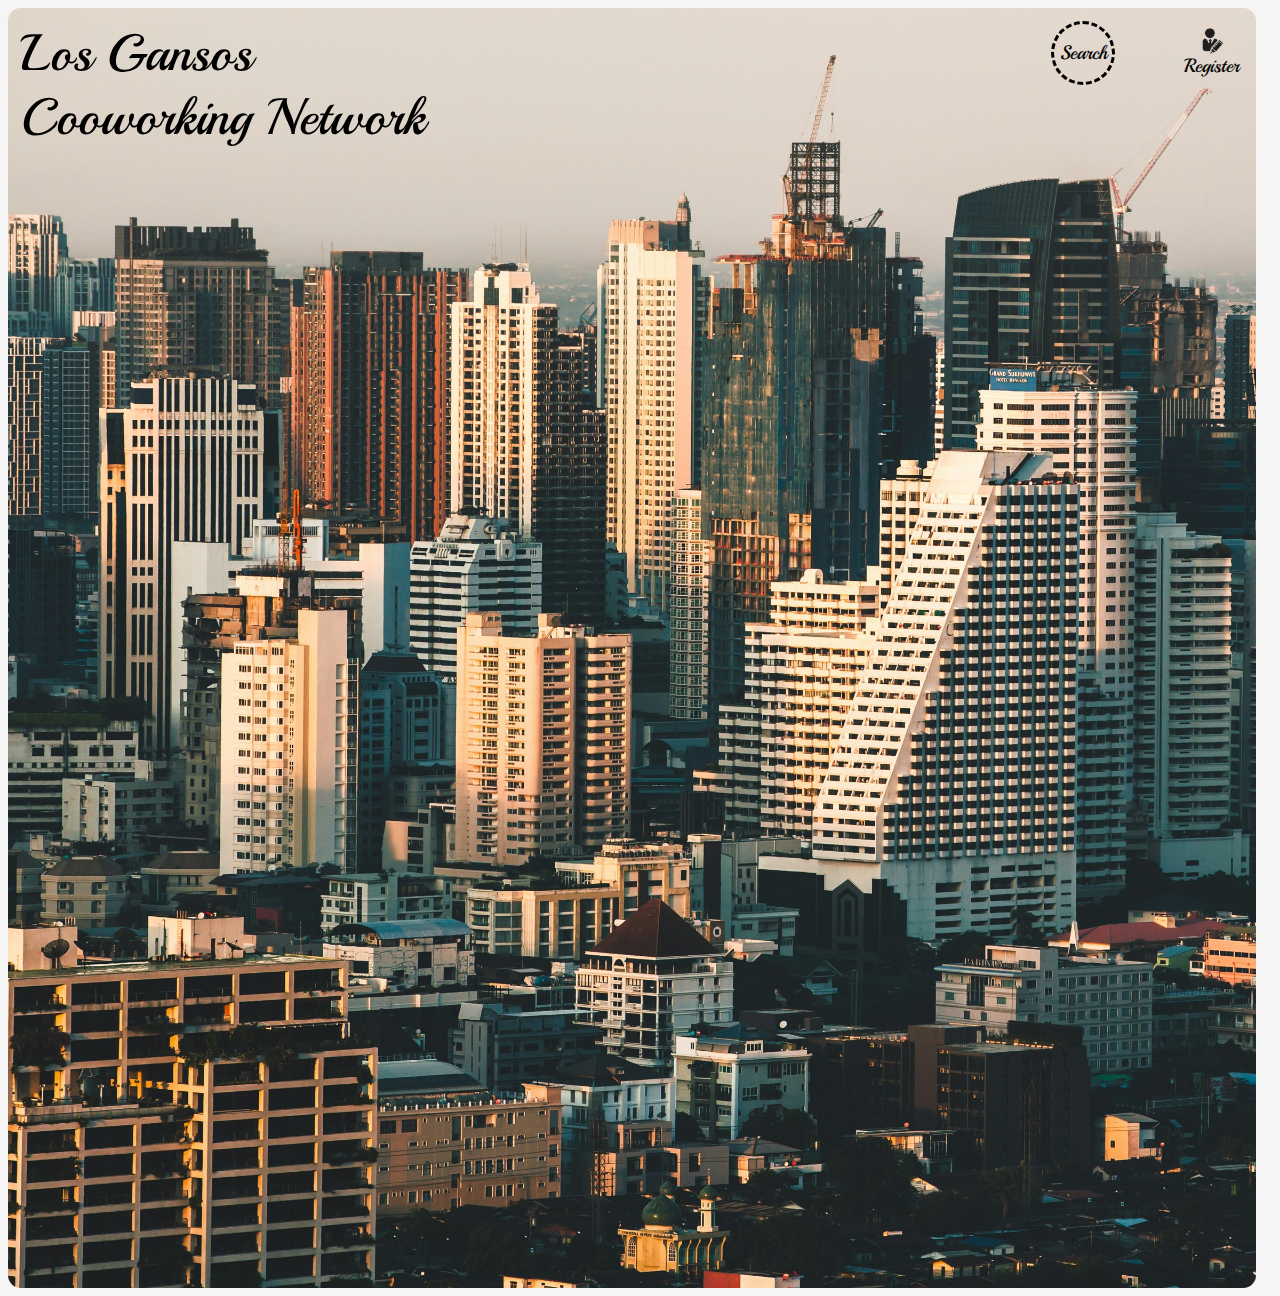
<file: index.html>
<!DOCTYPE html>
<html lang="en">
<head>
    <meta charset="UTF-8">
    <meta name="viewport" content="width=device-width, initial-scale=1.0">
    <title>CoWorking App</title>
    <link rel="stylesheet" href="./css/mainpageStyle.css">
    <link rel="stylesheet" href="./css/filters.css">
    <link rel="preconnect" href="https://fonts.googleapis.com">
    <link rel="preconnect" href="https://fonts.gstatic.com" crossorigin>
    <link href="https://fonts.googleapis.com/css2?family=Playfair+Display:ital,wght@0,400..900;1,400..900&display=swap" rel="stylesheet">
    <link href="https://fonts.googleapis.com/css2?family=Playball&family=Playfair+Display:ital,wght@0,400..900;1,400..900&display=swap" rel="stylesheet">
    <script src="./library/jquery.min.js"></script>
</head>
<body>
    <section class="bounce-in-top">
 
        <div class = "firstlayer"></div>  
        <div class="underlayer"></div>
        <footer> </footer>
        <div id = "one" class = "overlayer"></div>
        <div id = "two" class = "overlayer"></div>
 
 
   
    </section>
    <script src="./js/mainpageScript.js"></script>
   
</body>
</html>
</file>
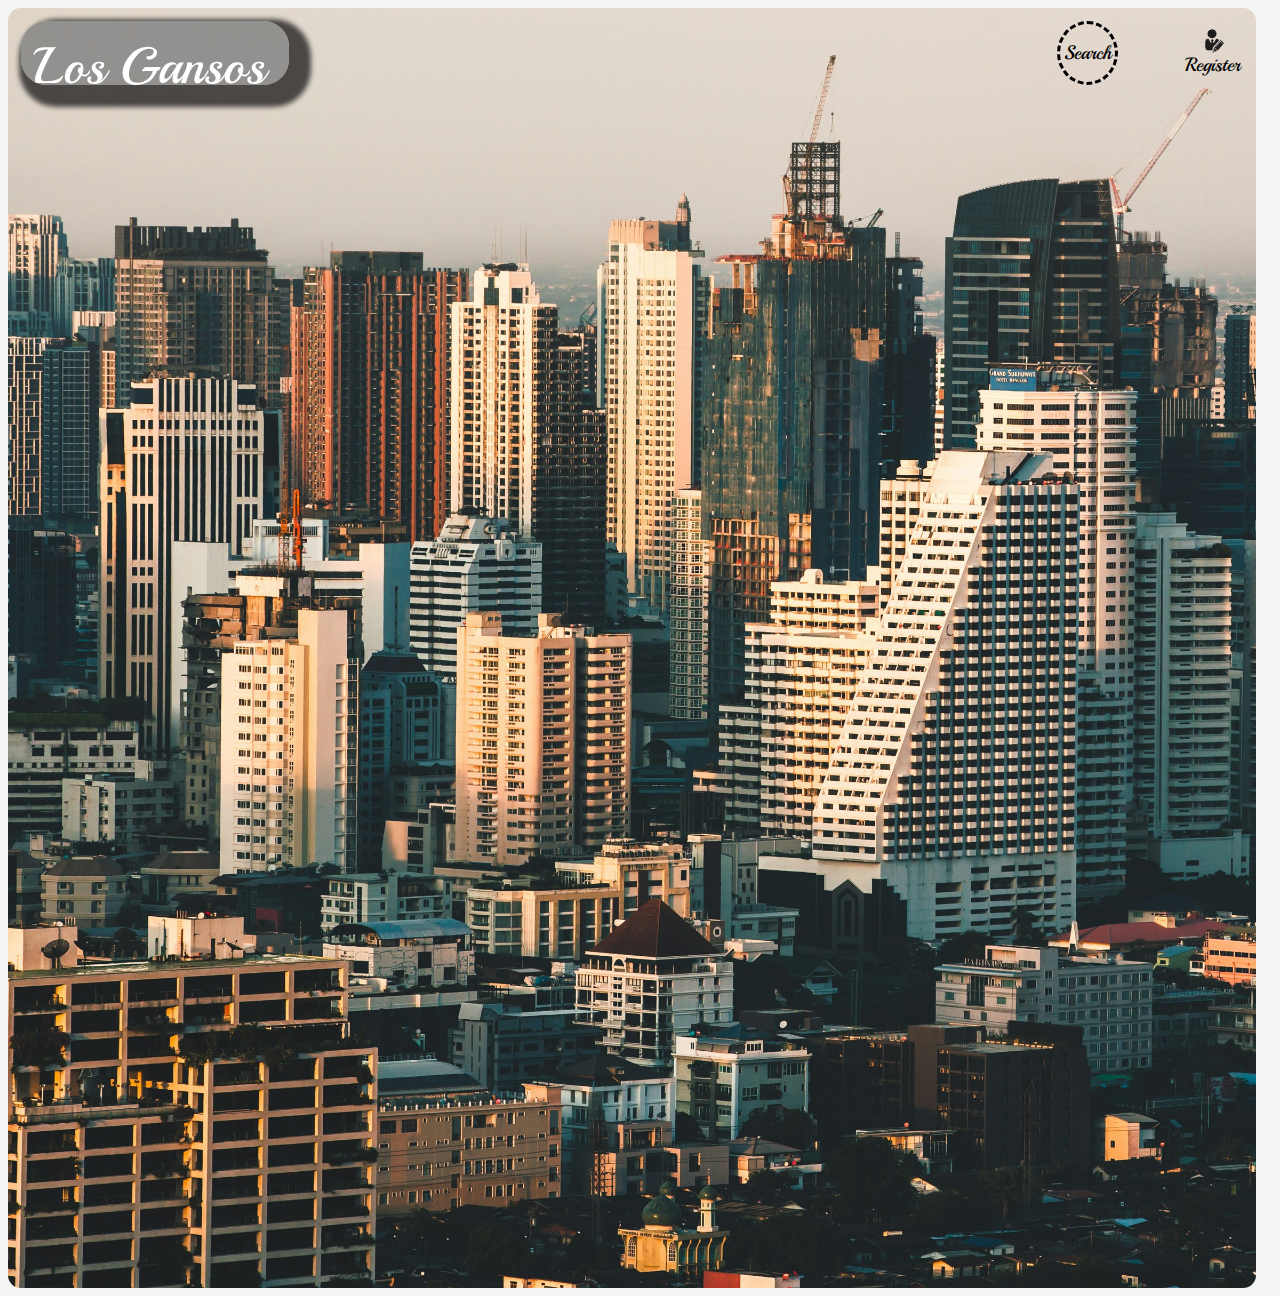
<file: html/cooworker_properties.html>
<!DOCTYPE html>
<html lang="en">
<head>
    <meta charset="UTF-8">
    <meta name="viewport" content="width=device-width, initial-scale=1.0">
    <title>User Properties</title>
    <link rel="stylesheet" href="../css/userStyle.css">
    <link rel="stylesheet" href="../css/filters.css">
    <link rel="preconnect" href="https://fonts.googleapis.com">
    <link rel="preconnect" href="https://fonts.gstatic.com" crossorigin>
    <link href="https://fonts.googleapis.com/css2?family=Playfair+Display:ital,wght@0,400..900;1,400..900&display=swap" rel="stylesheet">
    <link href="https://fonts.googleapis.com/css2?family=Playball&family=Playfair+Display:ital,wght@0,400..900;1,400..900&display=swap" rel="stylesheet">
    <script src="../library/jquery.min.js"></script>
</head>
<body>
    <section class="bounce-in-top">
 
        <div class = "firstlayer"></div>  
        <div class="underlayer">
            <h1 id="goHome" onclick="goHome()">Los Gansos</h1>
        </div>
        
        <div id = "one" class = "overlayer"></div>
        <div id = "two" class = "overlayer"></div>
        
        <div id="listOfProperties"></div>
        <footer> </footer>
   
    </section>
    <script src="../js/userScript.js"></script>
   
</body>
</html>
</file>
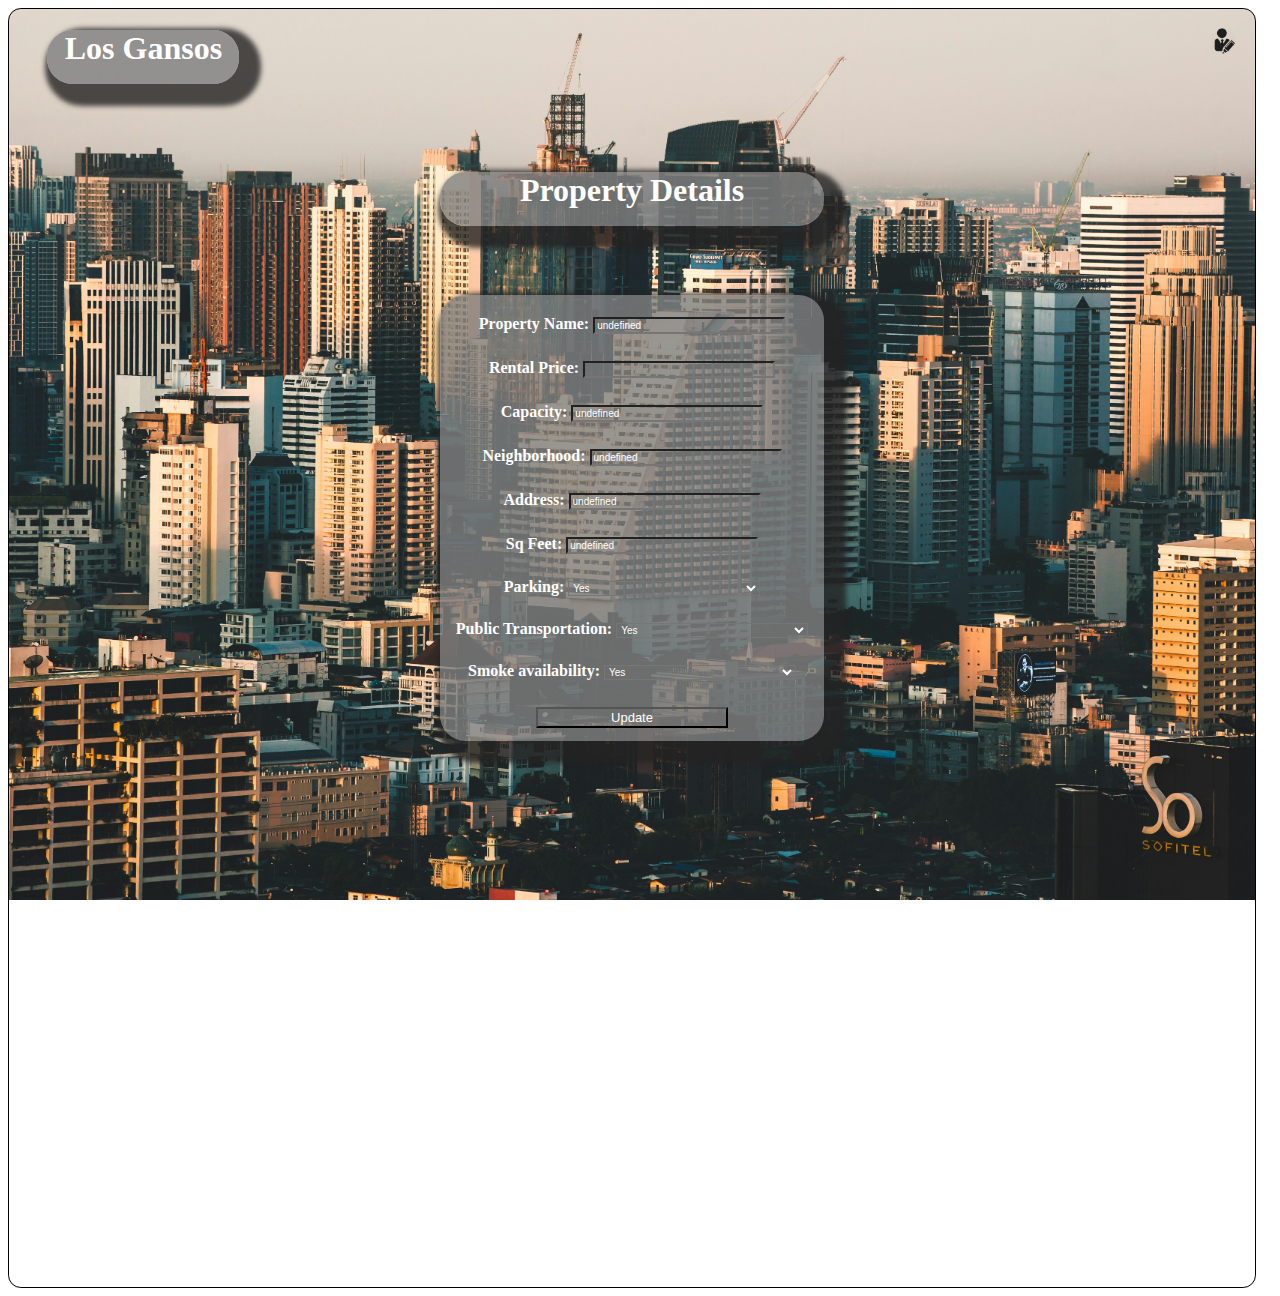
<file: html/cooworker_space_details.html>
<!DOCTYPE html>
<html lang="en">
<head>
    <meta charset="UTF-8">
    <meta name="viewport" content="width=device-width, initial-scale=1.0">
    <title>Cooworker Space Details</title>

    <link rel="stylesheet" href="../css/filters.css">
    <link rel="stylesheet" href="../css/style_login.css">
    <link rel="preconnect" href="https://fonts.googleapis.com">
    <link rel="preconnect" href="https://fonts.gstatic.com" crossorigin>
    <link href="https://fonts.googleapis.com/css2?family=Playfair+Display:ital,wght@0,400..900;1,400..900&display=swap" rel="stylesheet">
    <link href="https://fonts.googleapis.com/css2?family=Playball&family=Playfair+Display:ital,wght@0,400..900;1,400..900&display=swap" rel="stylesheet">
    <script src="../library/jquery.min.js"></script>
    <title>Cooworker Property</title>
</head>
<body>
    <section id="carlos">
        <div>
            <h1 id="goHome" onclick="goHome()">Los Gansos</h1>
            <label class="register">
                <img src="../images/logos/birth-logo.png" alt="Logo-image">
            </label>      
        </div>
        <div id="propertyDetails" class="fade-in">
            <h1>Property Details</h1>
            <div id="propertyInfo">

            </div>
        </div>
    </section>

    <script src="../js/spaceDetails.js"></script>
</body>
</html>
</file>
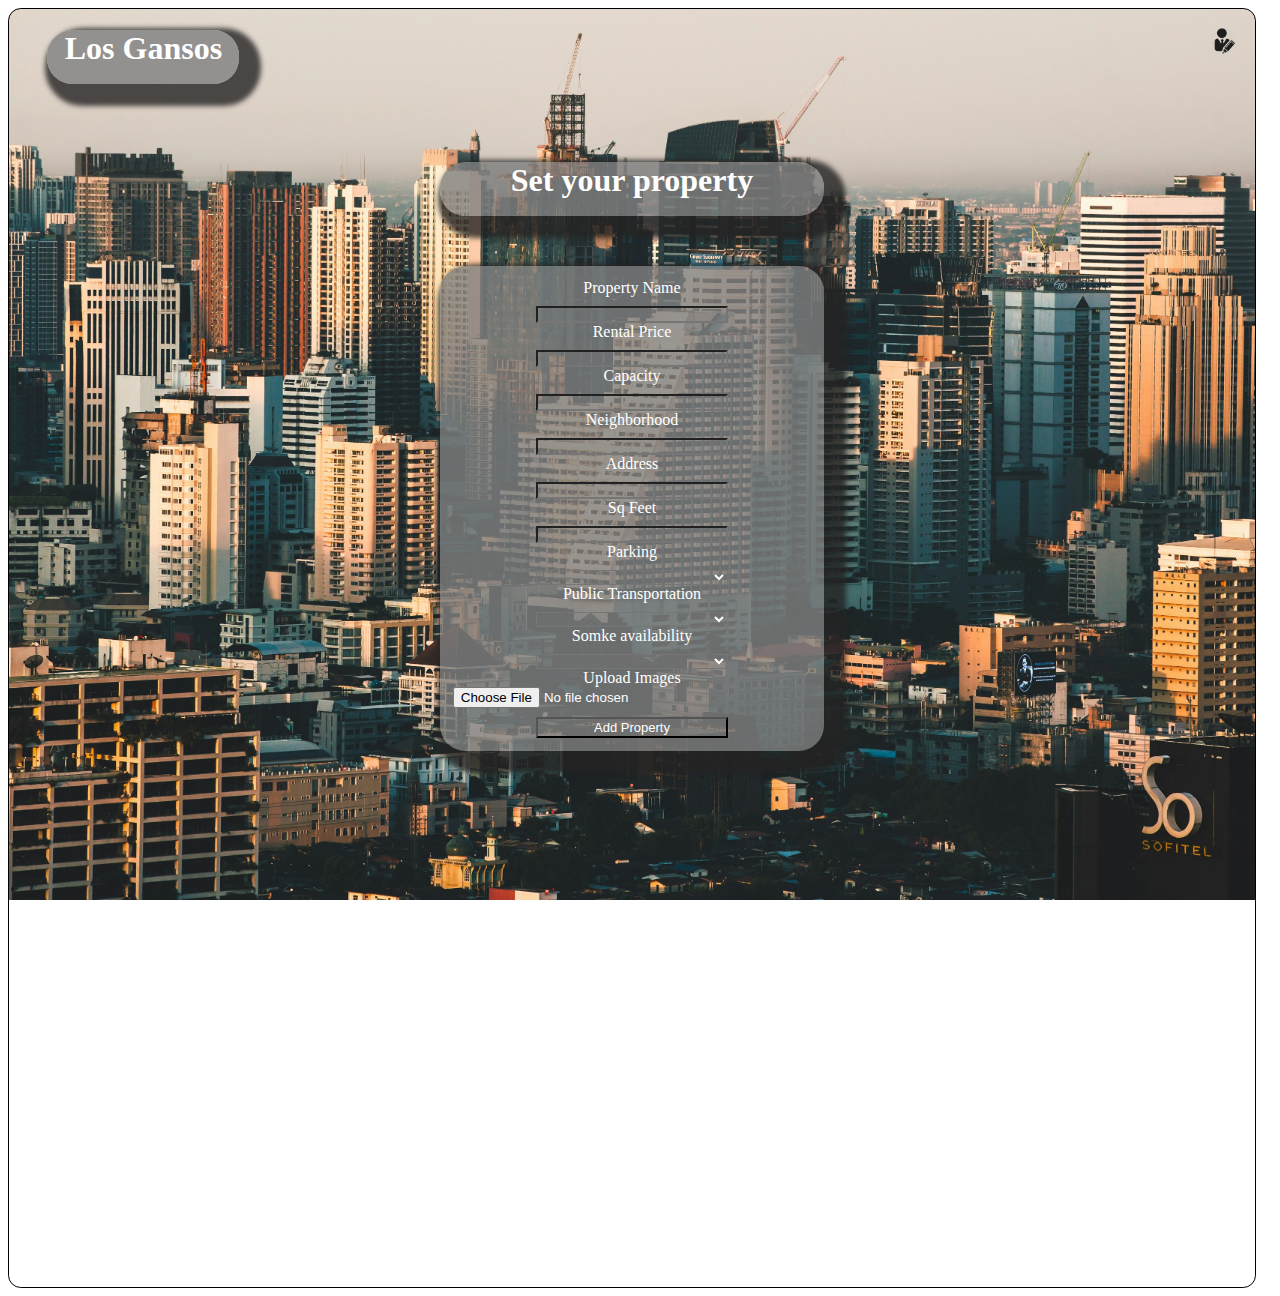
<file: html/index_addSpace.html>
<!DOCTYPE html>
<html lang="en">
<head>
    <meta charset="UTF-8">
    <meta name="viewport" content="width=device-width, initial-scale=1.0">
    <title>Add space</title>
    <link rel="stylesheet" href="../css/style_login.css">
    <script src="../library/jquery.min.js"></script>
</head>
<body>
    <section id="carlos">
        <div>
            <h1 id="goHome" onclick="goHome()">Los Gansos</h1>
            <label class="register">
                <img src="../images/logos/birth-logo.png" alt="Logo-image">
            </label>      
        </div>
        <div id="addNewProperty" class="fade-in">
            <h1>Set your property</h1>
            <form id="formAddNewProperty" onsubmit="addProperty(event)">
                <label for="pName">Property Name</label>
                <input id="pName" type="text" name="name" required>
                <label for="rentalPrice">Rental Price</label>
                <input id="rentalPrice" type="text" pattern="\d+(\.\d{1,2})?" name="price" required>
                <label for="capacity">Capacity</label>
                <input id="capacity" type="text" pattern="\d+" name="capacity" required>
                <label for="neighborhood">Neighborhood</label>
                <input id="neighborhood" type="text" name="neighborhood" required>
                <label for="address">Address</label>
                <input id="address" type="text" name="address" required>
                <label for="sqFeet">Sq Feet</label>
                <input id="sqFeet" type="text" pattern="\d+" name="area" required>
                <label for="parking">Parking</label>
                <select id="parking">
                    <option></option>
                    <option>No</option>
                    <option>Yes</option>
                </select>
                <label for="publicTransportation">Public Transportation</label>
                <select id="publicTransportation">
                    <option></option>
                    <option>No</option>
                    <option>Yes</option>
                </select>
                <label for="smoke">Somke availability</label>
                <select id="smoke">
                    <option></option>
                    <option>No</option>
                    <option>Yes</option>
                </select>
                <label for="images">Upload Images </label>
                <input type="file" id="images" name="images">
                <button type="submit" id="buttonSubmitAddPP">Add Property</button>
               
            </form>
            
        </div>

    

    <script src="../js/addProperty.js"></script>
</body>
</html>
</file>
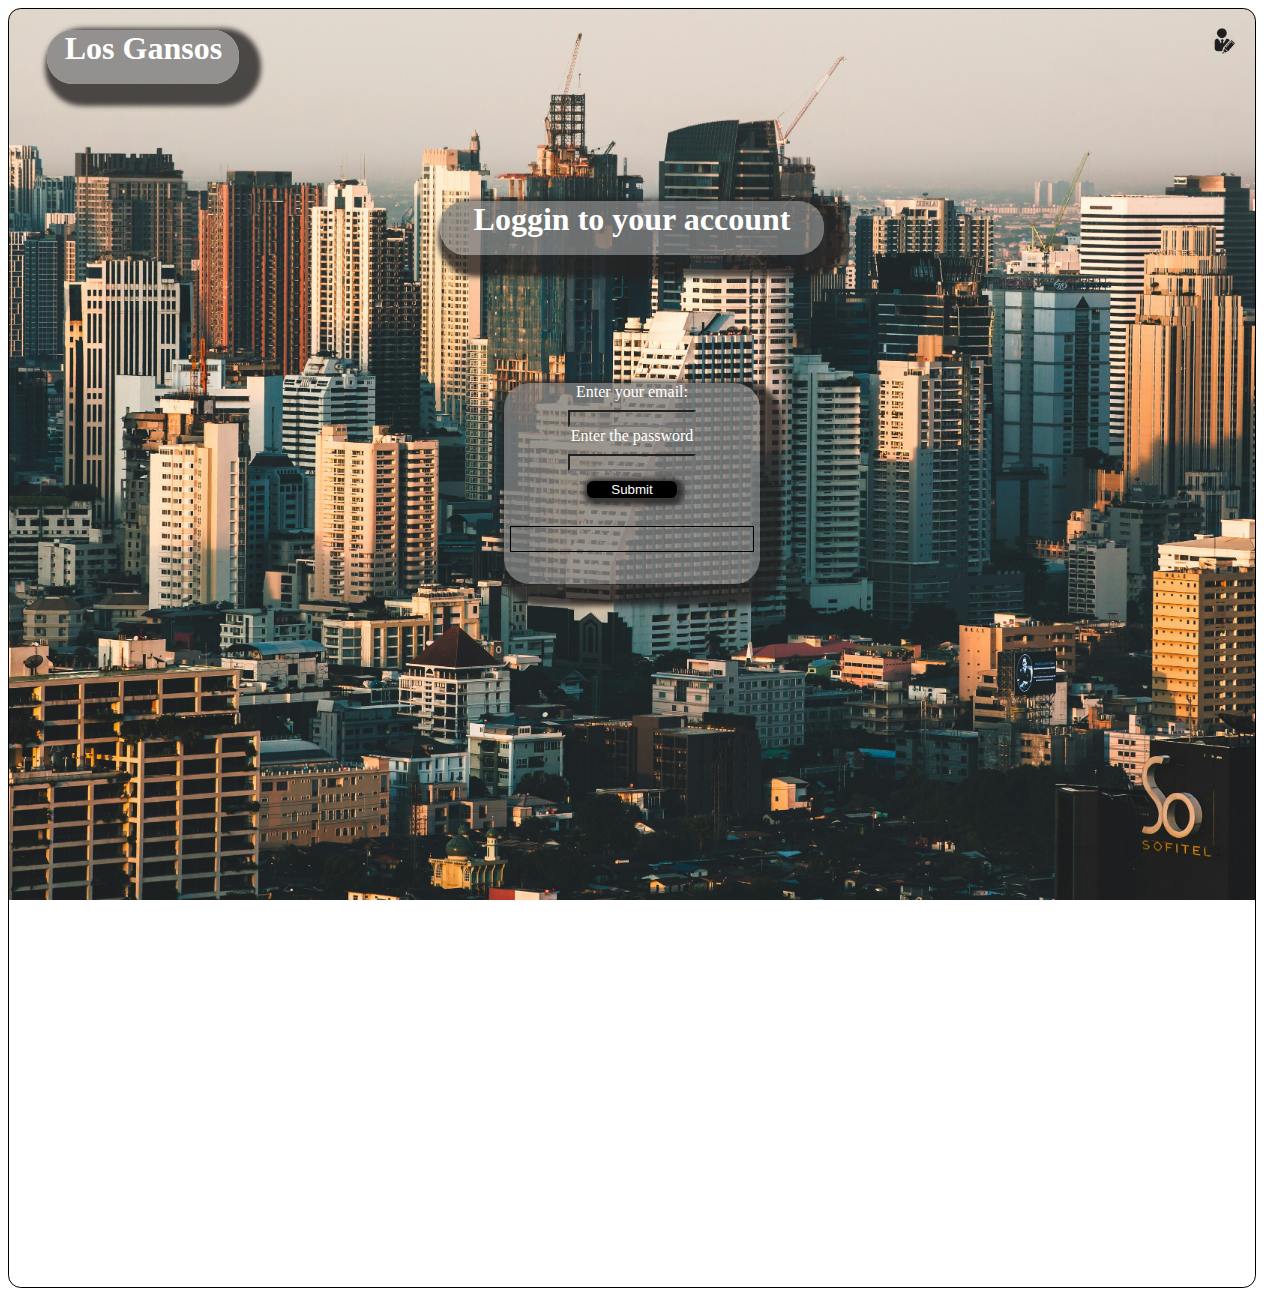
<file: html/index_login.html>
<!DOCTYPE html>
<html lang="en">
<head>
    <meta charset="UTF-8">
    <meta name="viewport" content="width=device-width, initial-scale=1.0">
    <title>Login</title>
    <link rel="stylesheet login and sign up" href="../css/style_login.css">
    <script src="../library/jquery.min.js"></script>
</head>
<body>
    <section id="carlos">
        <div>
            <h1 id="goHome" onclick="goHome()">Los Gansos</h1>
            <label class="register">
                <img src="../images/logos/birth-logo.png" alt="Logo-image">
            </label>      
        </div>
        <div id="loginSection" class="fade-in">
            <h1>Loggin to your account</h1>
            <form action="http://localhost:9999/logIn" method="POST">
                <label for="email">Enter your email:</label>
                <input type="email" id="email">
                <label for="password">Enter the password</label>
                <input type="password" id="password">
                <input type="submit" id="submitLogin"><br>
                <label id="formMessageLogin"></label>
            </form>
            
        </div>

    </section>


    <!-- link the javascript code -->
    <script src="../js/logIn.js"></script>
    <script></script>
</body>
</html>
</file>
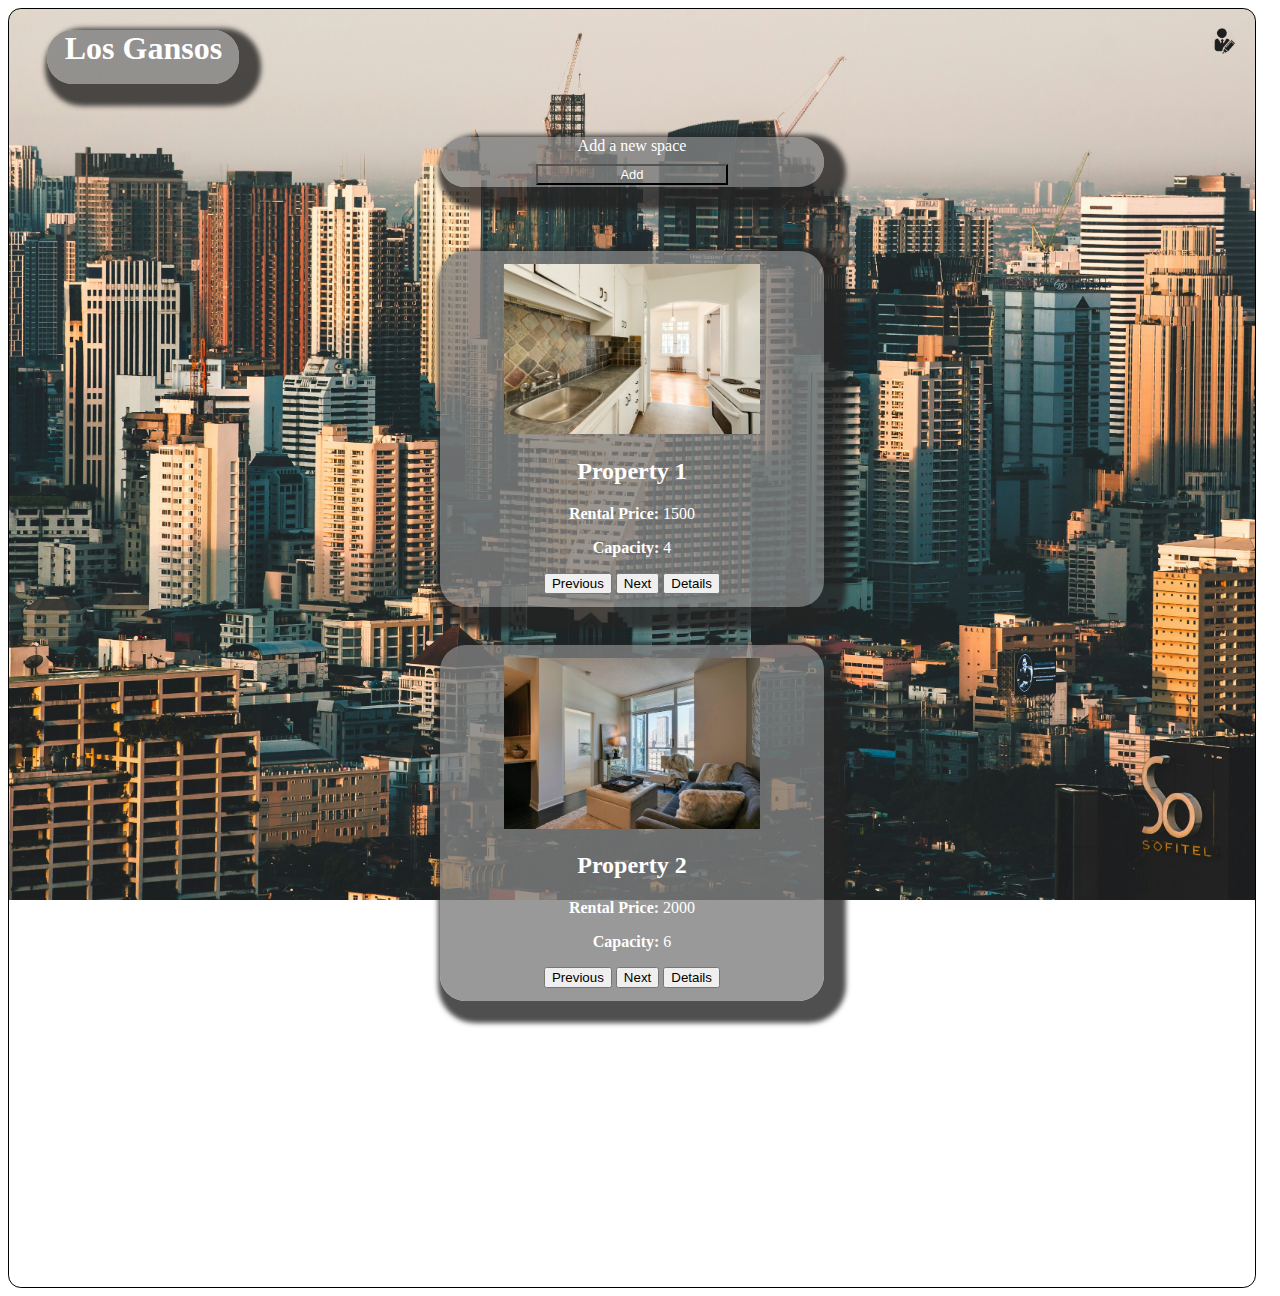
<file: html/index_ownerpage.html>
<!DOCTYPE html>
<html lang="en">
<head>
    <meta charset="UTF-8">
    <meta name="viewport" content="width=device-width, initial-scale=1.0">
    <title>Owner page</title>
    <link rel="stylesheet" href="../css/style_login.css">
</head>
<body>
    <section id="carlos">
        <div>
            <h1 id="goHome" onclick="goHome()">Los Gansos</h1>
            <label class="register">
                <img src="../images/logos/birth-logo.png" alt="Logo-image">
            </label>      
        </div>
        <div id="ownerProperties" class="fade-in">
            <div id="addSpace">
                <label for="bAddSpace">Add a new space</label>
                <input id="buttonAddSpace" type="button" value="Add" onclick="goToAddspace()">
            </div>
            <div id="listOfProperties">
                
            </div>    

        </div>
        
    </section>

    <script src="../js/script_ownerpage.js"></script>
</body>
</html>
</file>
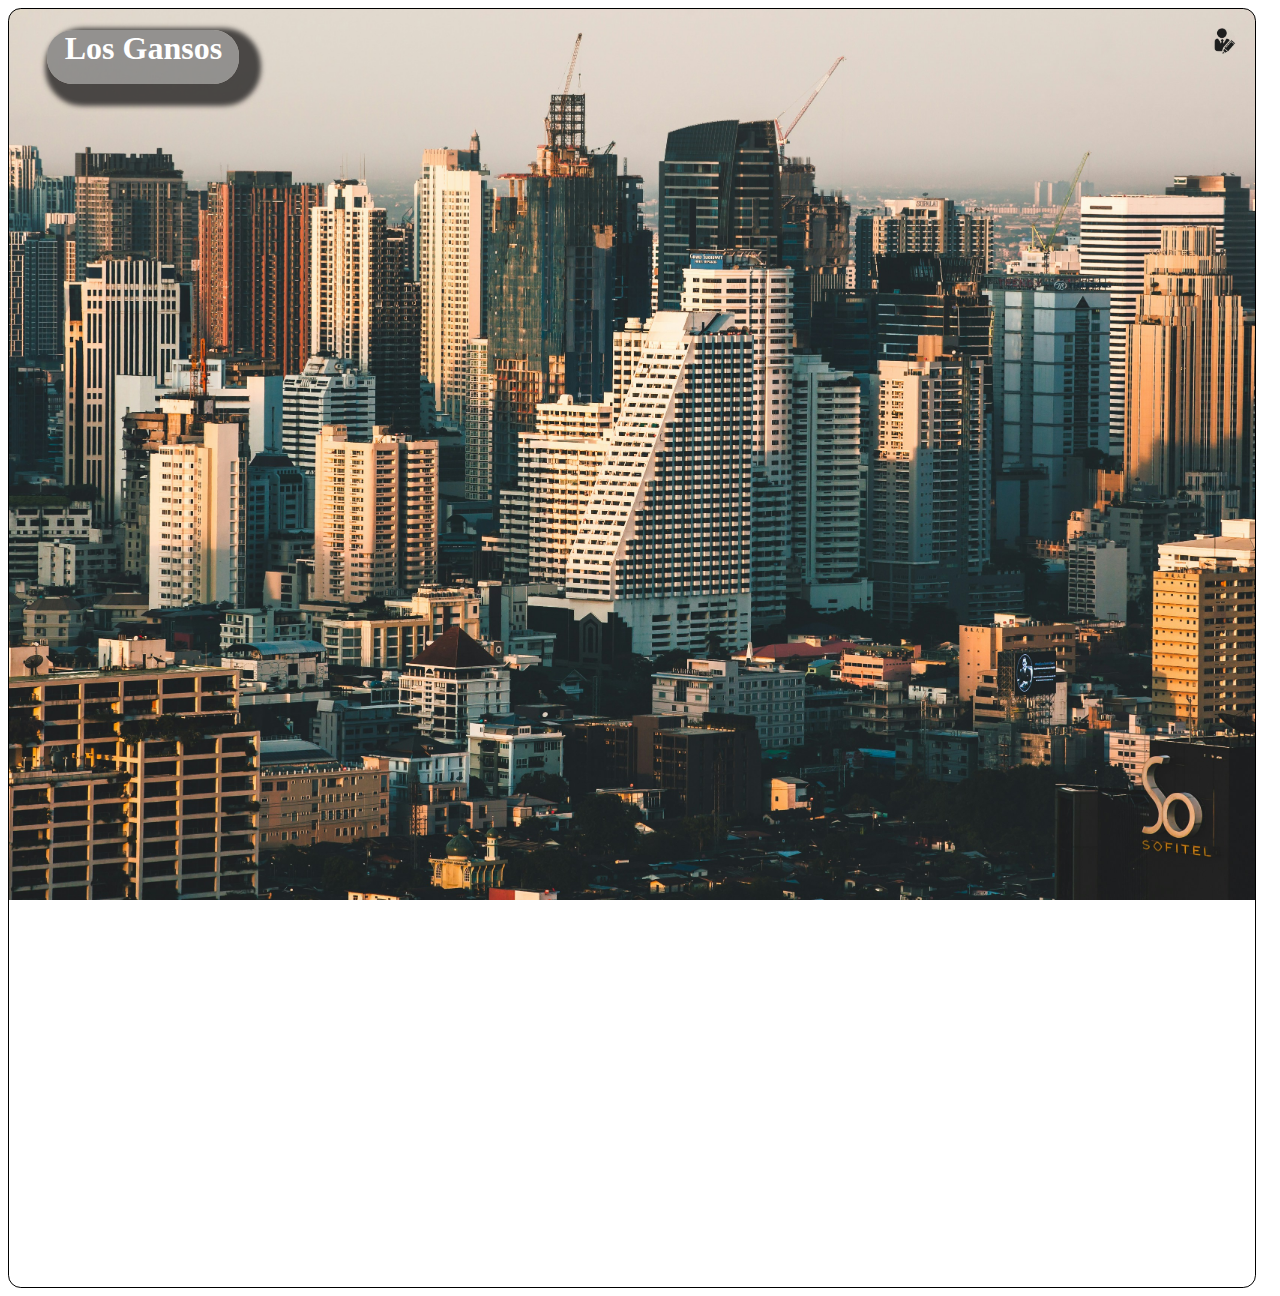
<file: html/index_signin.html>
<!DOCTYPE html>
<html lang="en">
<head>
    <meta charset="UTF-8">
    <meta name="viewport" content="width=device-width, initial-scale=1.0">
    <title>Sign in</title>
    <link rel="stylesheet login and sign up" href="../css/style_login.css">
    <script src="../library/jquery.min.js"></script>
</head>
<body>
    <section id="carlos">
        <div>
            <h1 id="goHome" onclick="goHome()">Los Gansos</h1>
            <label class="register">
                <img src="../images/logos/birth-logo.png" alt="Logo-image">
            </label>      
        </div>
        <div id="loginSection_registration" class="fade-in">
            <h1>Create your account</h1>
            <form action="http://localhost:9999/signIn" method="POST" id="registrationForm">
                <label for="gender"> Gender: </label>
                <input id="gender" list="gender-list" name="gender">
                    <datalist id="gender-list">
                        <option value="Male"></option>
                        <option value="Female"></option>
                        <option value="Undefined"></option>
                    </datalist>
                <label for="email">Enter your email:</label>
                <input type="email" id="emailRegistration" name="email">
                <label for="Fname">First Name</label>
                <input type="text" id="Fname" name="firstName">
                <label for="email">Confirm email:</label>
                <input type="email" id="emailRegistrationConfirmation">
                <label for="Lname">Last Name</label>
                <input type="text" id="Lname" name="lastName">
                <label for="password">Enter the password</label>
                <input type="password" id="passwordRegistration" name="password">
                <label for="country">Country</label>
                <input type="text" id="country" name="country">
                <label for="password">Confirm password</label>
                <input type="password" id="passwordRegistrationConfirmation">
                <label for="phone">Phone</label>
                <input type="text" id="phone" name="phone">
                <label for="user-type"> User Type: </label>
                <input id="user-type" list="user-type-list" name="role">
                    <datalist id="user-type-list">
                        <option value="Cooworker"></option>
                        <option value="Owner"></option>
                    </datalist>
                

                <input type="submit" id="submitRegistration" value="Sign In">
                <label id="formMessage"></label>
            </form>
            <p>After registration login in the main page</p>
        </div>

    </section>

    <script src="../js/signIn.js"></script>
    <script></script>
</body>
</html>
</file>
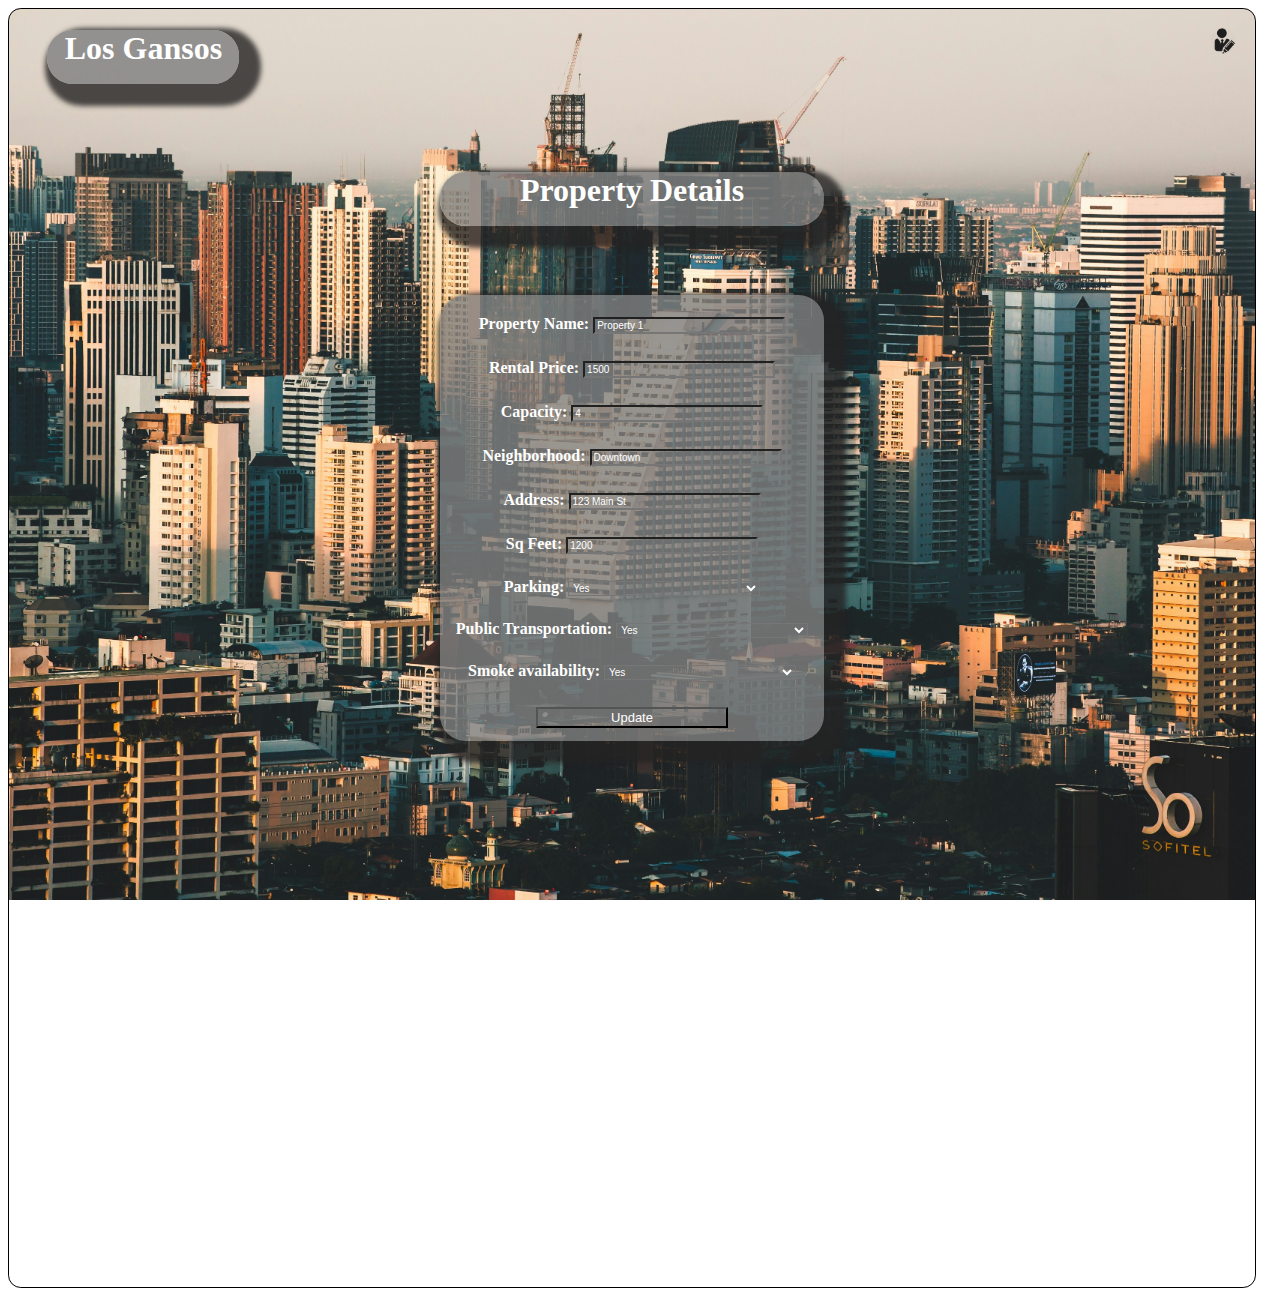
<file: html/index_SpaceDetails.html>
<!DOCTYPE html>
<html lang="en">
<head>
    <meta charset="UTF-8">
    <meta name="viewport" content="width=device-width, initial-scale=1.0">
    <title>Space details</title>
    <link rel="stylesheet" href="../css/style_login.css">
</head>
<body>
    <section id="carlos">
        <div>
            <h1 id="goHome" onclick="goHome()">Los Gansos</h1>
            <label class="register">
                <img src="../images/logos/birth-logo.png" alt="Logo-image">
            </label>      
        </div>
        <div id="propertyDetails" class="fade-in">
            <h1>Property Details</h1>
            <div id="propertyInfo">

            </div>
        </div>
    </section>

    <script src="../js/script_login.js"></script>
</body>
</html>
</file>
<file: css/mainpageStyle.css>
/*
 Kenburns-bottom-left
 */
 @-webkit-keyframes kenburns-bottom-left {
        0% {
          -webkit-transform: scale(1) translate(0, 0);
                  transform: scale(1) translate(0, 0);
          -webkit-transform-origin: 16% 84%;
                  transform-origin: 16% 84%;
        }
        100% {
          -webkit-transform: scale(3) translate(-20px, 15px);
                  transform: scale(3) translate(-20px, 15px);
          -webkit-transform-origin: left bottom;
                  transform-origin: left bottom;
        }
      }
      @keyframes kenburns-bottom-left {
        0% {
          -webkit-transform: scale(1) translate(0, 0);
                  transform: scale(1) translate(0, 0);
          -webkit-transform-origin: 16% 84%;
                  transform-origin: 16% 84%;
        }
        100% {
          -webkit-transform: scale(3) translate(-20px, 15px);
                  transform: scale(3) translate(-20px, 15px);
          -webkit-transform-origin: left bottom;
                  transform-origin: left bottom;
        }
      }
     
     
    /*
    BOUNCE ANIMATION KEYFRAMES (0,38,55,72,81,90,91,100)
    */
    @-webkit-keyframes bounce-in-top {
        0% {
          -webkit-transform: translateY(-500px);
                  transform: translateY(-500px);
          -webkit-animation-timing-function: ease-in;
                  animation-timing-function: ease-in;
          opacity: 0;
        }
        38% {
          -webkit-transform: translateY(0);
                  transform: translateY(0);
          -webkit-animation-timing-function: ease-out;
                  animation-timing-function: ease-out;
          opacity: 1;
        }
        55% {
          -webkit-transform: translateY(-65px);
                  transform: translateY(-65px);
          -webkit-animation-timing-function: ease-in;
                  animation-timing-function: ease-in;
        }
        72% {
          -webkit-transform: translateY(0);
                  transform: translateY(0);
          -webkit-animation-timing-function: ease-out;
                  animation-timing-function: ease-out;
        }
        81% {
          -webkit-transform: translateY(-28px);
                  transform: translateY(-28px);
          -webkit-animation-timing-function: ease-in;
                  animation-timing-function: ease-in;
        }
        90% {
          -webkit-transform: translateY(0);
                  transform: translateY(0);
          -webkit-animation-timing-function: ease-out;
                  animation-timing-function: ease-out;
        }
        95% {
          -webkit-transform: translateY(-8px);
                  transform: translateY(-8px);
          -webkit-animation-timing-function: ease-in;
                  animation-timing-function: ease-in;
        }
        100% {
          -webkit-transform: translateY(0);
                  transform: translateY(0);
          -webkit-animation-timing-function: ease-out;
                  animation-timing-function: ease-out;
        }
      }
      @keyframes bounce-in-top {
        0% {
          -webkit-transform: translateY(-500px);
                  transform: translateY(-500px);
          -webkit-animation-timing-function: ease-in;
                  animation-timing-function: ease-in;
          opacity: 0;
        }
        38% {
          -webkit-transform: translateY(0);
                  transform: translateY(0);
          -webkit-animation-timing-function: ease-out;
                  animation-timing-function: ease-out;
          opacity: 1;
        }
        55% {
          -webkit-transform: translateY(-65px);
                  transform: translateY(-65px);
          -webkit-animation-timing-function: ease-in;
                  animation-timing-function: ease-in;
        }
        72% {
          -webkit-transform: translateY(0);
                  transform: translateY(0);
          -webkit-animation-timing-function: ease-out;
                  animation-timing-function: ease-out;
        }
        81% {
          -webkit-transform: translateY(-28px);
                  transform: translateY(-28px);
          -webkit-animation-timing-function: ease-in;
                  animation-timing-function: ease-in;
        }
        90% {
          -webkit-transform: translateY(0);
                  transform: translateY(0);
          -webkit-animation-timing-function: ease-out;
                  animation-timing-function: ease-out;
        }
        95% {
          -webkit-transform: translateY(-8px);
                  transform: translateY(-8px);
          -webkit-animation-timing-function: ease-in;
                  animation-timing-function: ease-in;
        }
        100% {
          -webkit-transform: translateY(0);
                  transform: translateY(0);
          -webkit-animation-timing-function: ease-out;
                  animation-timing-function: ease-out;
        }
      }
     
    /*
    SCALE IN KEYFRAMES
    */
     @-webkit-keyframes scale-in-center {
        0% {
          -webkit-transform: scale(0);
                  transform: scale(0);
          opacity: 1;
        }
        100% {
          -webkit-transform: scale(1);
                  transform: scale(1);
          opacity: 1;
        }
      }
      @keyframes scale-in-center {
        0% {
          -webkit-transform: scale(0);
                  transform: scale(0);
          opacity: 1;
        }
        100% {
          -webkit-transform: scale(1);
                  transform: scale(1);
          opacity: 1;
        }
      }
     
    /*
    SCALE OUT KEYFRAMES
    */
     
     @-webkit-keyframes scale-out-center {
        0% {
          -webkit-transform: scale(1);
                  transform: scale(1);
          opacity: 1;
        }
        100% {
          -webkit-transform: scale(0);
                  transform: scale(0);
          opacity: 1;
        }
      }
      @keyframes scale-out-center {
        0% {
          -webkit-transform: scale(1);
                  transform: scale(1);
          opacity: 1;
        }
        100% {
          -webkit-transform: scale(0);
                  transform: scale(0);
          opacity: 1;
        }
      }
     
     
    /*
    GOOGLE FONTS
    */
     
    @import url('https://fonts.googleapis.com/css2?family=Playfair+Display:ital,wght@0,400..900;1,400..900&display=swap');
    @import url('https://fonts.googleapis.com/css2?family=Playball&family=Playfair+Display:ital,wght@0,400..900;1,400..900&display=swap');
     
     
    /*
    MAIN PAGE STYLING
    */
     
     
    *{  
        box-sizing: border-box;
     
    }
    html{
        background-color:whitesmoke;
    }
     
    body{
        display: flex;
        box-sizing: border-box;
        justify-content: flex-start;
        align-items: flex-start;
        width: 97.5vw;
        height: 100vw;
        padding: 0;  
    }
    .overlayer{
        position:absolute; /*FIXES THE IMAGE ONTOP OF THE OTHER ONES WITHOUT MOVING THEM. ITS ABSOLUTE, GREATER, ABOVE US*/
        display: flex;
        flex-direction: row;
        justify-content: right;
        align-items: flex-start;
        width: 100%;
        height: 100vw;
        background-color: rgb(00, 00, 00, 0.8);
        border-radius: 1vw;
    }
    #two.overlayer{
            justify-content: center;
            align-items: flex-start;
            width: 100%;
            height: 100vw;
            background-color: rgb(00, 00, 00, 0.8);
            border-radius: 1vw;
    }
       
     
     
    section{
        width: 100%;
        height: 100%;
        margin: 0vw;
       
        display: flex;
        flex-direction: row;
        flex-wrap: wrap;
        box-sizing: border-box;
        background-image: url('../images/web/main-page-image-1.jpg');
        background-size:cover;
        border-radius: 1vw;
     
       
    }
    .firstlayer{
            display: flex;
            justify-content:start;
            align-content: flex-start;
            width: 60%;
            padding: 1vw;
         
        }
        .underlayer{
            display: flex;
            justify-content:right;
            align-content: flex-start;
            width: 40%;
            padding: 1vw;
           
        }
        footer{
            width: 100%;
        }
     
    .bounce-in-top {
            -webkit-animation: bounce-in-top 1.1s both;
                    animation: bounce-in-top 1.1s both;
    }
    .kenburns-bottom-left {
            -webkit-animation: kenburns-bottom-left 0.75s ease-out both;
                    animation: kenburns-bottom-left 0.75s ease-out both;
    }
    .scale-in-center {
            -webkit-animation: scale-in-center 0.35s cubic-bezier(0.250, 0.460, 0.450, 0.940) both;
                    animation: scale-in-center 0.35s cubic-bezier(0.250, 0.460, 0.450, 0.940) both;
    }
    .scale-out-center {
            -webkit-animation: scale-out-center 0.5s cubic-bezier(0.550, 0.085, 0.680, 0.530) both;
                    animation: scale-out-center 0.5s cubic-bezier(0.550, 0.085, 0.680, 0.530) both;
    }
     
    h1{
        font-family: "Playball", cursive;
        font-size: 4vw;
        font-weight: 400;
        width: 35vw;
        height: 5vw;
        margin: 0vw;
       
      }
      h2{
        font-family: "Playball";
        font-size: 2vw;
        font-weight: 400;
        margin: 0vw;
      }
      p{
        font-family: "Playball";
        font-size: 1.5vw;
        font-weight: 200;
        margin: 0vw;
      }
     
     
    .register, .filter, .goOwnerPage{
        display: flex;
        flex-direction: column;
        text-align: center;
        justify-content: center;
        align-items: center;
        width: 5vw;
        height: 5vw;
        margin-left: 5vw;
        background-color: transparent;
        border-radius: 50%;
       
    }
    .filter, .goOwnerPage{
    border: 0.25vw dashed black;
       
    }
    .shadow{
    box-shadow: 5px 5px 15px  rgba(0, 0, 0, 0.3);      
    }
    .register img{
    width: 40%;
    border-radius: 50%;  
    }
     
    /*
     
    POP-OUT-WINDOW STYLING
     
    */
    .pop-out-confirmation {
        width: 50vw;
        height: 15vw;
        margin: 6vw ;
        border-radius: 1vw;
        background-color: whitesmoke;
         
        display: flex;
        flex-direction: column;
        justify-content: center;
        align-self: flex-start;
        justify-self: center;
        } 

    .pop-out-register {
    width: 25vw;
    height: 17.5vw;
    margin: 6vw ;
    border-radius: 1vw;
    background-color: whitesmoke;
     
    display: flex;
    flex-direction: column;
    justify-content: flex-start;
    }
     
    .pop-out-filter{
            width: 50vw;
            margin: 6vw 0vw;
           
            border-radius: 1vw;
            background-color: whitesmoke;
           
            display: flex;
            flex-direction: column;
            justify-content: flex-start;
            align-items: flex-start
            }
     
    .pop-out-register nav, .pop-out-filter nav{
        width: 100%;
        display: flex;
        justify-content: right;
        padding: 1vw;
    }
    .close-window{
        display: flex;
        justify-content: center;
        align-items: center;
        width: 2vw;
        height: 2vw;
        border-radius: 1vw;
    }
    .close-window > img{
        width: 1.5vw;
    }
    .pop-out-register h2, .pop-out-filter h2, .pop-out-confirmation h2{
        width: 100%;
        text-align: center;
    }
    .pop-out-register > button, .pop-out-confirmation > button {
        width: 30%;
        height: 15%;
        margin: 1vw;
        align-self: center;
        border-radius: 1vw;
    }
     
    .pop-out-register > p, .pop-out-filter > p{
        align-self: center;
        margin: -0.5vw;
    }
     
    /* --------------------------------- */
    /* Add a space */
    #addNewProperty {
            border-radius: 5%;
            display: flex;
            flex-wrap: wrap;
            flex-direction: column;
            position: fixed;
            width: 50%;
            height: 50%;
            background-color: rgba(128, 128, 128, 0.5);
            box-shadow: 2px 2px 5px 5px rgba(36, 35, 35, 0.8);
            color: white;
            transform: translate(-50%,30%);
            }
     
    #addNewProperty label{
            display: block;
    }
</file>
<file: css/filters.css>
.pop-out-filter  *{
 
    box-sizing: border-box;
}
.pop-out-filter > header, .pop-out-filter > main{
    display: flex;
    flex-direction: column;
    align-self: center;
    justify-content: left;
    
    
}
.filter-bar{
    
    padding: 0vw;
    border-radius: 2.5vw;
    background-color: lightgray;

    display: flex;
    flex-direction: row;
    justify-content: space-between;   
}
.filter-bar > .separator{
    border-left: 0.15vw solid gray;
    height: 80%;
    align-self: center;
    margin:0vw;
}

.filter-bar > label{
    
    width: 15vw;
    height: 4vw;
   
    border-radius: 2.5vw;
    padding: 0vw;

    display: flex;
    flex-direction: column;
    align-items: center;
}

.filter-bar > label p {
    width: 100%;
    height: 100%;
    border-radius: 2.5vw;
    margin: auto;
    border: none;
    background: transparent;
    text-align: center;
   
    display: flex;
    align-items: center;
    justify-content: center;
    
}

.calendar{
    
    width: 45vw;
    border-radius: 2.5vw;
    margin: 0.5vw;
    
    padding: 2vw;
    display: flex;
    flex-direction: column;
    align-items: center;

}

.address-list{
    
    border-radius: 2.5vw;
    margin: 0.5vw;
    display: flex;
    flex-direction: column;
  
    justify-content: center;       
}
.property-address{
    border: 1px solid rgb(00,00,00,0.1);
    text-align: center;
    border-radius: 2.5vw;
    margin: 0.25vw 1vw;
}
.other-filters{
    border: 1px solid rgb(00,00,00,0.1);
    width: 45vw;
    border-radius: 2.5vw;
    margin: 0.5vw;
    padding: 0vw 9vw;
    display: flex;
    flex-direction: column;
    justify-content: flex-start;
    box-sizing: border-box;
}
.other-filters label {
    display: flex;
    flex-direction: row;
    justify-content: space-between ;
    margin: 0.25vw ;
}
.other-filters label input {
   background-color: rgb(00,00,00,0.1);
   border: 1px solid  rgb(00,00,00,0.1); 
   border-radius: 1vw;
   text-align: center;
   width: 50%;
   font-size: 1vw;
}


.calendar > .MONTH-YEAR{
    display: flex;
    flex-direction: row;
    justify-content: space-between;

    width: 90%;
    height: 2vw;
    border-radius: 2.5vw;
    
}
.back,.next{
    border-radius: 50%;
    width: 2vw;
    text-align: center;
}

.calendar > .week-days{
    display: flex;
    flex-direction: row;
    justify-content: center;
    align-items: center;

    width: 88%;
    height: 2vw;
    border-radius: 2.5vw;
}
.calendar > .week-days > .week-day{
    border: none;
    font-size: 1vw;
    text-align: center;
    margin: 0 0.9vw;
    
}
.calendar > .month-days{
    display: flex;
    flex-direction: row;
    flex-wrap: wrap;
    justify-content:center;
    align-items: center;
    width: 90%;

    
  
 
}

.Sunday,.Monday,.Tuesday,.Wednesday,.Thursday,.Friday,.Saturday{
    width: 13.5%;
   
}
.calendar > .month-days .month-day{
    width:100%;
    height: 4.5vw;
    align-self: center;
    border-radius: 50%;
    text-align: center;
    display: flex;
    justify-content: center;
    align-items: center;
}

.pop-out-filter > footer{
    border: 1px solid rgb(00,00,00,0.1);
    width: 45vw;
    border-radius: 2.5vw;
    margin: 0.5vw;
    padding: 0vw 9vw;
    display: flex;
    flex-direction: row;
    justify-content: space-around;
    box-sizing: border-box;
    align-self: center;

   
}
.reset-filters, .search-button{
    width: 20vw;
    border: 1px solid  rgb(00,00,00,0.1); 
    border-radius: 1vw;
    justify-self: center;
    margin: 1vw;
}
</file>
<file: css/userStyle.css>
/*
 Kenburns-bottom-left
 */
 @-webkit-keyframes kenburns-bottom-left {
    0% {
      -webkit-transform: scale(1) translate(0, 0);
              transform: scale(1) translate(0, 0);
      -webkit-transform-origin: 16% 84%;
              transform-origin: 16% 84%;
    }
    100% {
      -webkit-transform: scale(3) translate(-20px, 15px);
              transform: scale(3) translate(-20px, 15px);
      -webkit-transform-origin: left bottom;
              transform-origin: left bottom;
    }
  }
  @keyframes kenburns-bottom-left {
    0% {
      -webkit-transform: scale(1) translate(0, 0);
              transform: scale(1) translate(0, 0);
      -webkit-transform-origin: 16% 84%;
              transform-origin: 16% 84%;
    }
    100% {
      -webkit-transform: scale(3) translate(-20px, 15px);
              transform: scale(3) translate(-20px, 15px);
      -webkit-transform-origin: left bottom;
              transform-origin: left bottom;
    }
  }
 
 
/*
BOUNCE ANIMATION KEYFRAMES (0,38,55,72,81,90,91,100)
*/
@-webkit-keyframes bounce-in-top {
    0% {
      -webkit-transform: translateY(-500px);
              transform: translateY(-500px);
      -webkit-animation-timing-function: ease-in;
              animation-timing-function: ease-in;
      opacity: 0;
    }
    38% {
      -webkit-transform: translateY(0);
              transform: translateY(0);
      -webkit-animation-timing-function: ease-out;
              animation-timing-function: ease-out;
      opacity: 1;
    }
    55% {
      -webkit-transform: translateY(-65px);
              transform: translateY(-65px);
      -webkit-animation-timing-function: ease-in;
              animation-timing-function: ease-in;
    }
    72% {
      -webkit-transform: translateY(0);
              transform: translateY(0);
      -webkit-animation-timing-function: ease-out;
              animation-timing-function: ease-out;
    }
    81% {
      -webkit-transform: translateY(-28px);
              transform: translateY(-28px);
      -webkit-animation-timing-function: ease-in;
              animation-timing-function: ease-in;
    }
    90% {
      -webkit-transform: translateY(0);
              transform: translateY(0);
      -webkit-animation-timing-function: ease-out;
              animation-timing-function: ease-out;
    }
    95% {
      -webkit-transform: translateY(-8px);
              transform: translateY(-8px);
      -webkit-animation-timing-function: ease-in;
              animation-timing-function: ease-in;
    }
    100% {
      -webkit-transform: translateY(0);
              transform: translateY(0);
      -webkit-animation-timing-function: ease-out;
              animation-timing-function: ease-out;
    }
  }
  @keyframes bounce-in-top {
    0% {
      -webkit-transform: translateY(-500px);
              transform: translateY(-500px);
      -webkit-animation-timing-function: ease-in;
              animation-timing-function: ease-in;
      opacity: 0;
    }
    38% {
      -webkit-transform: translateY(0);
              transform: translateY(0);
      -webkit-animation-timing-function: ease-out;
              animation-timing-function: ease-out;
      opacity: 1;
    }
    55% {
      -webkit-transform: translateY(-65px);
              transform: translateY(-65px);
      -webkit-animation-timing-function: ease-in;
              animation-timing-function: ease-in;
    }
    72% {
      -webkit-transform: translateY(0);
              transform: translateY(0);
      -webkit-animation-timing-function: ease-out;
              animation-timing-function: ease-out;
    }
    81% {
      -webkit-transform: translateY(-28px);
              transform: translateY(-28px);
      -webkit-animation-timing-function: ease-in;
              animation-timing-function: ease-in;
    }
    90% {
      -webkit-transform: translateY(0);
              transform: translateY(0);
      -webkit-animation-timing-function: ease-out;
              animation-timing-function: ease-out;
    }
    95% {
      -webkit-transform: translateY(-8px);
              transform: translateY(-8px);
      -webkit-animation-timing-function: ease-in;
              animation-timing-function: ease-in;
    }
    100% {
      -webkit-transform: translateY(0);
              transform: translateY(0);
      -webkit-animation-timing-function: ease-out;
              animation-timing-function: ease-out;
    }
  }
 
/*
SCALE IN KEYFRAMES
*/
 @-webkit-keyframes scale-in-center {
    0% {
      -webkit-transform: scale(0);
              transform: scale(0);
      opacity: 1;
    }
    100% {
      -webkit-transform: scale(1);
              transform: scale(1);
      opacity: 1;
    }
  }
  @keyframes scale-in-center {
    0% {
      -webkit-transform: scale(0);
              transform: scale(0);
      opacity: 1;
    }
    100% {
      -webkit-transform: scale(1);
              transform: scale(1);
      opacity: 1;
    }
  }
 
/*
SCALE OUT KEYFRAMES
*/
 
 @-webkit-keyframes scale-out-center {
    0% {
      -webkit-transform: scale(1);
              transform: scale(1);
      opacity: 1;
    }
    100% {
      -webkit-transform: scale(0);
              transform: scale(0);
      opacity: 1;
    }
  }
  @keyframes scale-out-center {
    0% {
      -webkit-transform: scale(1);
              transform: scale(1);
      opacity: 1;
    }
    100% {
      -webkit-transform: scale(0);
              transform: scale(0);
      opacity: 1;
    }
  }
 
 
/*
GOOGLE FONTS
*/
 
@import url('https://fonts.googleapis.com/css2?family=Playfair+Display:ital,wght@0,400..900;1,400..900&display=swap');
@import url('https://fonts.googleapis.com/css2?family=Playball&family=Playfair+Display:ital,wght@0,400..900;1,400..900&display=swap');
 
 
/*
MAIN PAGE STYLING
*/
 
 
*{  
    box-sizing: border-box;
 
}
html{
    background-color:whitesmoke;
}
 
body{
    display: flex;
    box-sizing: border-box;
    justify-content: flex-start;
    align-items: flex-start;
    width: 97.5vw;
    height: 100vw;
    padding: 0;  
}
.overlayer{
    position:absolute; /*FIXES THE IMAGE ONTOP OF THE OTHER ONES WITHOUT MOVING THEM. ITS ABSOLUTE, GREATER, ABOVE US*/
    display: flex;
    flex-direction: row;
    justify-content: right;
    align-items: flex-start;
    width: 100%;
    height: 100vw;
    background-color: rgb(00, 00, 00, 0.8);
    border-radius: 1vw;
}
#two.overlayer{
        justify-content: center;
        align-items: flex-start;
        width: 100%;
        height: 100vw;
        background-color: rgb(00, 00, 00, 0.8);
        border-radius: 1vw;
}
   
 
 
section{
    width: 100%;
    height: 100%;
    margin: 0vw;
   
    display: flex;
    flex-direction: row;
    flex-wrap: wrap;
    box-sizing: border-box;
    background-image: url('../images/web/main-page-image-1.jpg');
    background-size:cover;
    border-radius: 1vw;
 
   
}
.firstlayer{
        border: 1px solid rgb(16, 174, 222);
        display: none;
        justify-content:start;
        align-content: flex-start;
        width: 5%;
        padding: 1vw;
     
    }
    .underlayer{
        
        display: flex;
        justify-content:right;
        align-content: flex-start;
        width: 100%;
        padding: 1vw;
       
    }
    .underlayer h1{
        
        display: flex;
        margin-right: 55vw;
        text-align: center;
        width: 22vw;
        padding: 1vw;
        color: white;
        background-color: rgba(128, 128, 128, 0.8);
        box-shadow: 10px 10px 5px 12px rgba(36, 35, 35, 0.8);
        border-radius: 2vw;
    }
    footer{
        width: 100%;
    }
 
.bounce-in-top {
        -webkit-animation: bounce-in-top 1.1s both;
                animation: bounce-in-top 1.1s both;
}
.kenburns-bottom-left {
        -webkit-animation: kenburns-bottom-left 0.75s ease-out both;
                animation: kenburns-bottom-left 0.75s ease-out both;
}
.scale-in-center {
        -webkit-animation: scale-in-center 0.35s cubic-bezier(0.250, 0.460, 0.450, 0.940) both;
                animation: scale-in-center 0.35s cubic-bezier(0.250, 0.460, 0.450, 0.940) both;
}
.scale-out-center {
        -webkit-animation: scale-out-center 0.5s cubic-bezier(0.550, 0.085, 0.680, 0.530) both;
                animation: scale-out-center 0.5s cubic-bezier(0.550, 0.085, 0.680, 0.530) both;
}
 
h1{
    font-family: "Playball", cursive;
    font-size: 4vw;
    font-weight: 400;
    width: 35vw;
    height: 5vw;
    margin: 0vw;
   
  }
  h2{
    font-family: "Playball";
    font-size: 2vw;
    font-weight: 400;
    margin: 0vw;
  }
  p{
    font-family: "Playball";
    font-size: 1.5vw;
    font-weight: 200;
    margin: 0vw;
  }
 
 
.register, .filter, .goOwnerPage{
    display: flex;
    flex-direction: column;
    text-align: center;
    justify-content: center;
    align-items: center;
    width: 5vw;
    height: 5vw;
    margin-left: 5vw;
    background-color: transparent;
    border-radius: 50%;
   
}
.filter, .goOwnerPage{
border: 0.25vw dashed black;
   
}
.shadow{
box-shadow: 5px 5px 15px  rgba(0, 0, 0, 0.3);      
}
.register img{
width: 40%;
border-radius: 50%;  
}
 
/*
 
POP-OUT-WINDOW STYLING
 
*/
 
.pop-out-register {
width: 25vw;
height: 17.5vw;
margin: 6vw ;
border-radius: 1vw;
background-color: whitesmoke;
 
display: flex;
flex-direction: column;
justify-content: flex-start;
}
 
.pop-out-filter{
        width: 50vw;
        margin: 6vw 0vw;
       
        border-radius: 1vw;
        background-color: whitesmoke;
       
        display: flex;
        flex-direction: column;
        justify-content: flex-start;
        align-items: flex-start
        }
 
.pop-out-register nav, .pop-out-filter nav{
    width: 100%;
    display: flex;
    justify-content: right;
    padding: 1vw;
}
.close-window{
    display: flex;
    justify-content: center;
    align-items: center;
    width: 2vw;
    height: 2vw;
    border-radius: 1vw;
}
.close-window > img{
    width: 1.5vw;
}
.pop-out-register h2, .pop-out-filter h2{
    width: 100%;
    text-align: center;
}
.pop-out-register > button {
    width: 30%;
    height: 15%;
    margin: 1vw;
    align-self: center;
    border-radius: 1vw;
}
 
.pop-out-register > p, .pop-out-filter > p{
    align-self: center;
    margin: -0.5vw;
}
 
/* --------------------------------- */
/* Add a space */
#addNewProperty {
        border-radius: 5%;
        display: flex;
        flex-wrap: wrap;
        flex-direction: column;
        position: fixed;
        width: 50%;
        height: 50%;
        background-color: rgba(128, 128, 128, 0.5);
        box-shadow: 2px 2px 5px 5px rgba(36, 35, 35, 0.8);
        color: white;
        transform: translate(-50%,30%);
        }
 
#addNewProperty label{
        display: block;
}
/* ---------------------------------- */

#im1,#im2,#im3{
        width: 20vw;
}
.propertyInfo {
        /* border: 1px solid red; */
        display: grid;
        grid-template-columns: 1fr ;
        width: 30vw;
        height: auto;
        padding: 1vw;   
        margin: auto;
        margin-bottom: 1vw;
        color: white;
        background-color: rgba(128, 128, 128, 0.8);
        box-shadow: 10px 10px 5px 12px rgba(36, 35, 35, 0.8);
        border-radius: 2vw;
}
.button-gallery{
        /* border: 1px solid red; */
        margin: auto;
        margin-top: 1vh;
        font-size:small;
        color: white;
        background-color: rgba(128, 128, 128, 0.1);
        margin-bottom:2px ;
}
#listOfProperties{
        text-align: center;
        width: 100vw;
}
</file>
<file: css/style_login.css>
*{
   
    box-sizing: border-box;
}

body{
    /* display: flex;
    box-sizing: border-box;
    justify-content: center;
    align-items: center; */
    display: flex;
    box-sizing: border-box;
    justify-content: flex-start;
    align-items: flex-start;
    width: 97.5vw;
    height: 100vw;
    padding: 0;   
    
}
/* ---------------------------- */
/* Animations */
@keyframes fadeIn{
    0% {
        opacity: 0; 
        transform: translateY(-20px);
    }
    60% {
        opacity: 0.8; 
        transform: translateY(10px); 
    }
    100% {
        opacity: 1; 
        transform: translateY(0); 
    }
}
/* ----------------------------- */

#carlos{
    /* width: 98vw;
    height: 44vw;
    
    display: flex;
    flex-direction: column;
    box-sizing: border-box;
    
    background-image: url('../images/web/main-page-image-1.jpg');
    background-attachment: fixed;
    background-size:cover;
    border: 5px solid rgb(156, 155, 155);
    border-radius: 2vw;
    position: relative; */
    border: 1px solid ;
    width: 100%;
    height: 100%;
    margin: 0vw;
    
    display: flex;
    flex-direction: column;
    box-sizing: border-box;
    background-image: url('../images/web/main-page-image-1.jpg');
    background-attachment: fixed;
    background-size:cover;
    background-size:cover;
    border-radius: 1vw;
}
#carlos > div:first-child{
    display: flex;
    /* border: 1px solid red; */
    width: 100%;/*Set the with 100% to then the register image container put it in the left */
    height: 10%;
}
#goHome{
    /* border: 1px solid green; */
    width: 15vw;
    height: 6vh;
    margin-left: 3vw;
    text-align: center;
    color: white;
    background-color: rgba(128, 128, 128, 0.8);
    box-shadow: 10px 10px 5px 12px rgba(36, 35, 35, 0.8);
    border-radius: 2vw;
}
.register{
    /* display: flex; */
    /* flex-direction: column; */
    /* text-align: center; */
    /* align-items: center; */
    display: grid;
    font-family: "Playball", cursive;
    font-weight: 400;
    width: 5vw;
    height: 5vw;
    margin-left: auto;
    border-radius: 50%;
}
.register img{
    width: 40%;
    border-radius: 50%;
    margin: auto;
}

/* ----------------------------------------- */
/* Login page */
#loginSection {
    /* the size depends on the section measures */
    width: 100%;
    height: 40%;
    /* border: 1px solid blue; */
    display: grid;
    grid-template-columns: 1fr;
    text-align: center;
    align-items: center;
    animation: fadeIn 1.5s ease-in-out forwards;
}
#loginSection h1{
    /* border: 1px solid red; */
    height: 6vh;
    width: 30vw;
    margin: auto;
    color: white;
    background-color: rgba(128, 128, 128, 0.8);
    box-shadow: 10px 10px 5px 12px rgba(36, 35, 35, 0.8);
    border-radius: 2vw;
}
#loginSection form{
    /* border: 1px solid red; */
    box-sizing: border-box;
    display: grid;
    grid-template-columns: 1fr ;
    width: 20vw;   
    margin: auto;
    color: white;
    background-color: rgba(128, 128, 128, 0.8);
    box-shadow: 10px 10px 5px 12px rgba(36, 35, 35, 0.8);
    border-radius: 2vw;
}
#email,#password{
    width: 10vw;
    margin: auto;
    margin-top: 1vh;
    font-size:x-small;
    color: white;
    background-color: rgba(128, 128, 128, 0.1);
}
#submitLogin{
    margin-top: 1vh;
    width: 7vw;
    background-color: black;
    box-shadow: 2px 2px 5px 5px rgba(36, 35, 35, 0.8);
    color: white;
    border: none;
    border-radius: 0.5vw;
    cursor: pointer;
    margin: 10px auto;
}
#submitLogin:hover{
    background-color: gray;
}
/* ----------------------------------------------- */




/* Registration page */
#loginSection_registration {
    /* the size depends on the section measures */
    width: 100%;
    height: 40%;
    /* border: 1px solid blue; */
    display: flex;
    flex-wrap: wrap;
    flex-direction: column;
    justify-content: center;
    align-items: center; 
    opacity: 0;
    animation: fadeIn 1.5s ease-in-out forwards;
}


#loginSection_registration h1 {
    height: 6vh;
    width: 30vw;
    margin: auto;
    text-align: center;
    color: white;
    background-color: rgba(128, 128, 128, 0.8);
    box-shadow: 10px 10px 5px 12px rgba(36, 35, 35, 0.8);
    border-radius: 2vw;
}
#loginSection_registration form{
    display: grid;
    grid-template-columns: repeat(4, 1fr) ;
    grid-gap: 10px; 
    width: 80%; 
    padding: 1.5vh;
    margin: 0 auto; 
    text-align: center;
    justify-content: center;
    color: white;
    background-color: rgba(128, 128, 128, 0.8);
    box-shadow: 10px 10px 5px 12px rgba(36, 35, 35, 0.8);
    border-radius: 2vw;
}
#loginSection_registration p {
    height: 5vh;
    width: 30vw;
    margin: auto;
    text-align: center;
    color: white;
    background-color: rgba(128, 128, 128, 0.8);
    box-shadow: 10px 10px 5px 12px rgba(36, 35, 35, 0.8);
    border-radius: 2vw;
}
#user-type,#emailRegistration,#emailRegistrationConfirmation,#passwordRegistration, #passwordRegistrationConfirmation,#gender,#Fname,#Lname,#country,#phone,#selectionRegistration{
    width: 10vw;
    margin: auto;
    margin-top: 1vh;
    font-size:x-small;
    color: white;
    background-color: rgba(128, 128, 128, 0.1);
}

#formMessage{
    display: flex;
    width: 30vw;
    align-items: center;

}
#formMessageLogin{
   text-align: center;
   margin: 0 0.5vw 2.5vw 0.5vw;
   
   height: 2vw;
    border: 1px solid black;
}
#submitRegistration{
    margin-top: 1vh;
    width: 7vw;
    background-color: black;
    box-shadow: 2px 2px 5px 5px rgba(36, 35, 35, 0.8);
    color: white;
    border: none;
    border-radius: 0.5vw;
    cursor: pointer;
    margin: 10px auto;
}
#submitRegistration:hover{
    background-color: gray;
}

/* ------------------------------------------ */

/* Add a space */

#addNewProperty {
    /* the size depends on the section measures */
    width: 100%;
    height: 50%;
    /* border: 1px solid blue; */
    display: grid;
    grid-template-columns: 1fr;
    text-align: center;
    align-items: center;
    animation: fadeIn 1.5s ease-in-out forwards;
}
#addNewProperty h1{
    /* border: 1px solid red; */
    height: 6vh;
    width: 30vw;
    margin: auto;
    color: white;
    background-color: rgba(128, 128, 128, 0.8);
    box-shadow: 10px 10px 5px 12px rgba(36, 35, 35, 0.8);
    border-radius: 2vw;
}
#addNewProperty form{
    /* border: 1px solid red; */
    display: grid;
    grid-template-columns: 1fr ;
    width: 30vw;
    height: auto;
    padding: 1vw;   
    margin: auto;
    color: white;
    background-color: rgba(128, 128, 128, 0.8);
    box-shadow: 10px 10px 5px 12px rgba(36, 35, 35, 0.8);
    border-radius: 2vw;
}
/* shared for addSpace and SpaceDetails */
#pName,#rentalPrice,#capacity,#neighborhood,#address,#sqFeet,#parking,#publicTransportation,#smoke{
    width: 15vw;
    margin: auto;
    margin-top: 1vh;
    font-size:x-small;
    color: white;
    background-color: rgba(128, 128, 128, 0.1);
}#buttonSubmitAddPP,#updateProperty{
    width: 15vw;
    margin: auto;
    margin-top: 1vh;
    font-size:small;
    color: white;
    background-color: rgba(128, 128, 128, 0.1);
}


/* ------------------------------------------ */

/* Space Details */

#propertyDetails {
    /* the size depends on the section measures */
    width: 100%;
    height: 50%;
    /* border: 1px solid blue; */
    display: grid;
    grid-template-columns: 1fr;
    text-align: center;
    align-items: center;
    animation: fadeIn 1.5s ease-in-out forwards;
}
#propertyDetails h1{
    /* border: 1px solid red; */
    height: 6vh;
    width: 30vw;
    margin: auto;
    color: white;
    background-color: rgba(128, 128, 128, 0.8);
    box-shadow: 10px 10px 5px 12px rgba(36, 35, 35, 0.8);
    border-radius: 2vw;
}
#propertyInfo {
    /* border: 1px solid red; */
    display: grid;
    grid-template-columns: 1fr ;
    width: 30vw;
    height: auto;
    padding: 1vw;   
    margin: auto;
    color: white;
    background-color: rgba(128, 128, 128, 0.8);
    box-shadow: 10px 10px 5px 12px rgba(36, 35, 35, 0.8);
    border-radius: 2vw;
}

#propertyInfo {
    /* border: 1px solid red; */
    display: grid;
    grid-template-columns: 1fr ;
    width: 30vw;
    height: auto;
    padding: 1vw;   
    margin: auto;
    color: white;
    background-color: rgba(128, 128, 128, 0.8);
    box-shadow: 10px 10px 5px 12px rgba(36, 35, 35, 0.8);
    border-radius: 2vw;
}

/* ------------------------------------------ */

/* Owner page */




#ownerProperties {
    /* the size depends on the section measures */
        width: 100%;
    height: 50%;
    /* border: 1px solid blue; */
    display: grid;
    grid-template-columns: 1fr;
    text-align: center;
    align-items: center;
    animation: fadeIn 1.5s ease-in-out forwards;
    position: relative;
}
#addSpace{
    /* position: absolute;  */
    top: 10px;
    left: 50%; 
    display: grid;
    width: 30vw;
    margin: auto;
    margin-bottom: 5vw;
    color: white;
    background-color: rgba(128, 128, 128, 0.8);
    box-shadow: 10px 10px 5px 12px rgba(36, 35, 35, 0.8);
    border-radius: 2vw;
}
#buttonAddSpace{
    width: 15vw;
    margin: auto;
    margin-top: 1vh;
    font-size:small;
    color: white;
    background-color: rgba(128, 128, 128, 0.1);
    margin-bottom:2px ;
}

#propertyDetails{
    width: 100%;
    height: 50%;
    display: grid;
    grid-template-columns: 1fr;
    text-align: center;
    align-items: center;
    animation: fadeIn 1.5s ease-in-out forwards;
}

.property{
    /* border: 1px solid rgb(47, 149, 147); */
    display: grid;
    grid-template-columns: 1fr ;
    width: 30vw;
    height: auto;
    padding: 1vw;   
    margin: auto;
    margin-bottom: 3vw;
    color: white;
    background-color: rgba(128, 128, 128, 0.8);
    box-shadow: 10px 10px 5px 12px rgba(36, 35, 35, 0.8);
    border-radius: 2vw;
}
#im1,#im2,#im3{
    width: 20vw;
}
</file>
